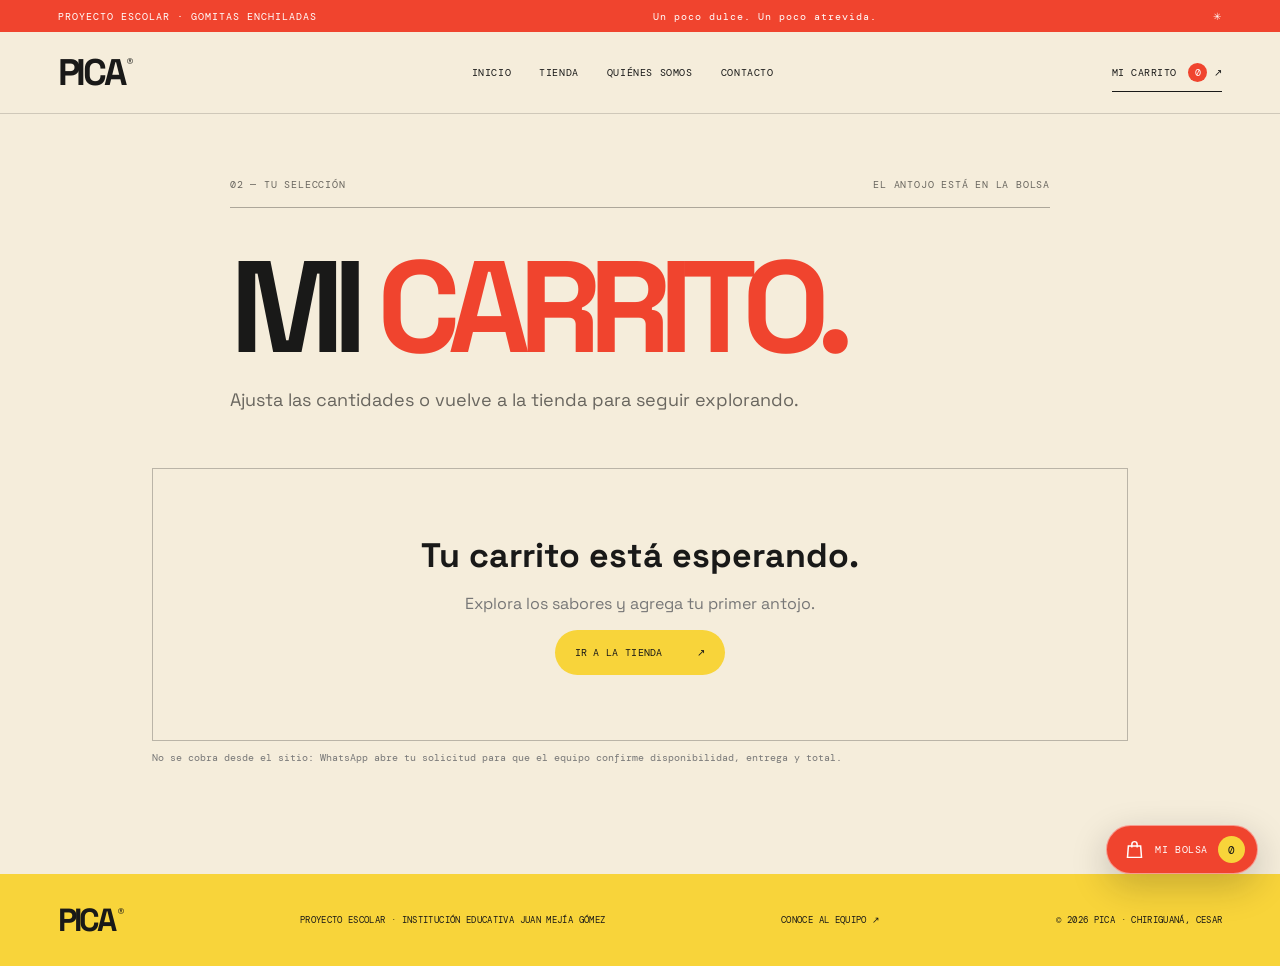
<file: pages/carrito.html>
<!doctype html>
<html lang="es"><head><meta charset="utf-8"><meta name="viewport" content="width=device-width,initial-scale=1"><meta name="theme-color" content="#f5eddb"><meta name="description" content="Revisa tu selección de gomitas PICA. Carrito demostrativo para el proyecto escolar."><meta property="og:title" content="Mi carrito — PICA"><meta property="og:description" content="Tu selección de gomitas enchiladas PICA."><meta property="og:type" content="website"><title>Mi carrito — PICA gomitas enchiladas</title><link rel="preconnect" href="https://fonts.googleapis.com"><link rel="preconnect" href="https://fonts.gstatic.com" crossorigin><link href="https://fonts.googleapis.com/css2?family=DM+Mono:wght@400;500&family=Space+Grotesk:wght@400;500;600;700&display=swap" rel="stylesheet"><link rel="stylesheet" href="../assets/css/site.css"><script src="../assets/js/site.js" defer></script></head>
<body><div class="announcement"><span>PROYECTO ESCOLAR · GOMITAS ENCHILADAS</span><span>Un poco dulce. Un poco atrevida.</span><span>✳</span></div><header class="site-header"><a class="wordmark" href="../index.html">PICA<span>®</span></a><button class="menu-toggle" aria-expanded="false" aria-controls="main-nav" aria-label="Abrir menú"><i></i><i></i></button><nav id="main-nav" class="main-nav" aria-label="Navegación principal"><a href="../index.html">INICIO</a><a href="tienda.html">TIENDA</a><a href="nosotros.html">QUIÉNES SOMOS</a><a href="contacto.html">CONTACTO</a></nav><a class="header-cta" href="carrito.html" aria-current="page">MI CARRITO <span class="cart-count" aria-live="polite">0</span> ↗</a></header>
<main class="page-main cart-page"><div class="page-heading"><div class="section-label"><span>02 — TU SELECCIÓN</span><span>EL ANTOJO ESTÁ EN LA BOLSA</span></div><h1>MI <em>CARRITO.</em></h1><p class="page-lead">Ajusta las cantidades o vuelve a la tienda para seguir explorando.</p></div><div id="cart-content" class="cart-content" aria-live="polite"></div><p class="cart-disclaimer">No se cobra desde el sitio: WhatsApp abre tu solicitud para que el equipo confirme disponibilidad, entrega y total.</p></main><footer><a class="wordmark" href="../index.html">PICA<span>®</span></a><p>PROYECTO ESCOLAR · INSTITUCIÓN EDUCATIVA JUAN MEJÍA GÓMEZ</p><a href="nosotros.html">CONOCE AL EQUIPO ↗</a><span>© 2026 PICA · CHIRIGUANÁ, CESAR</span></footer></body></html>
</file>
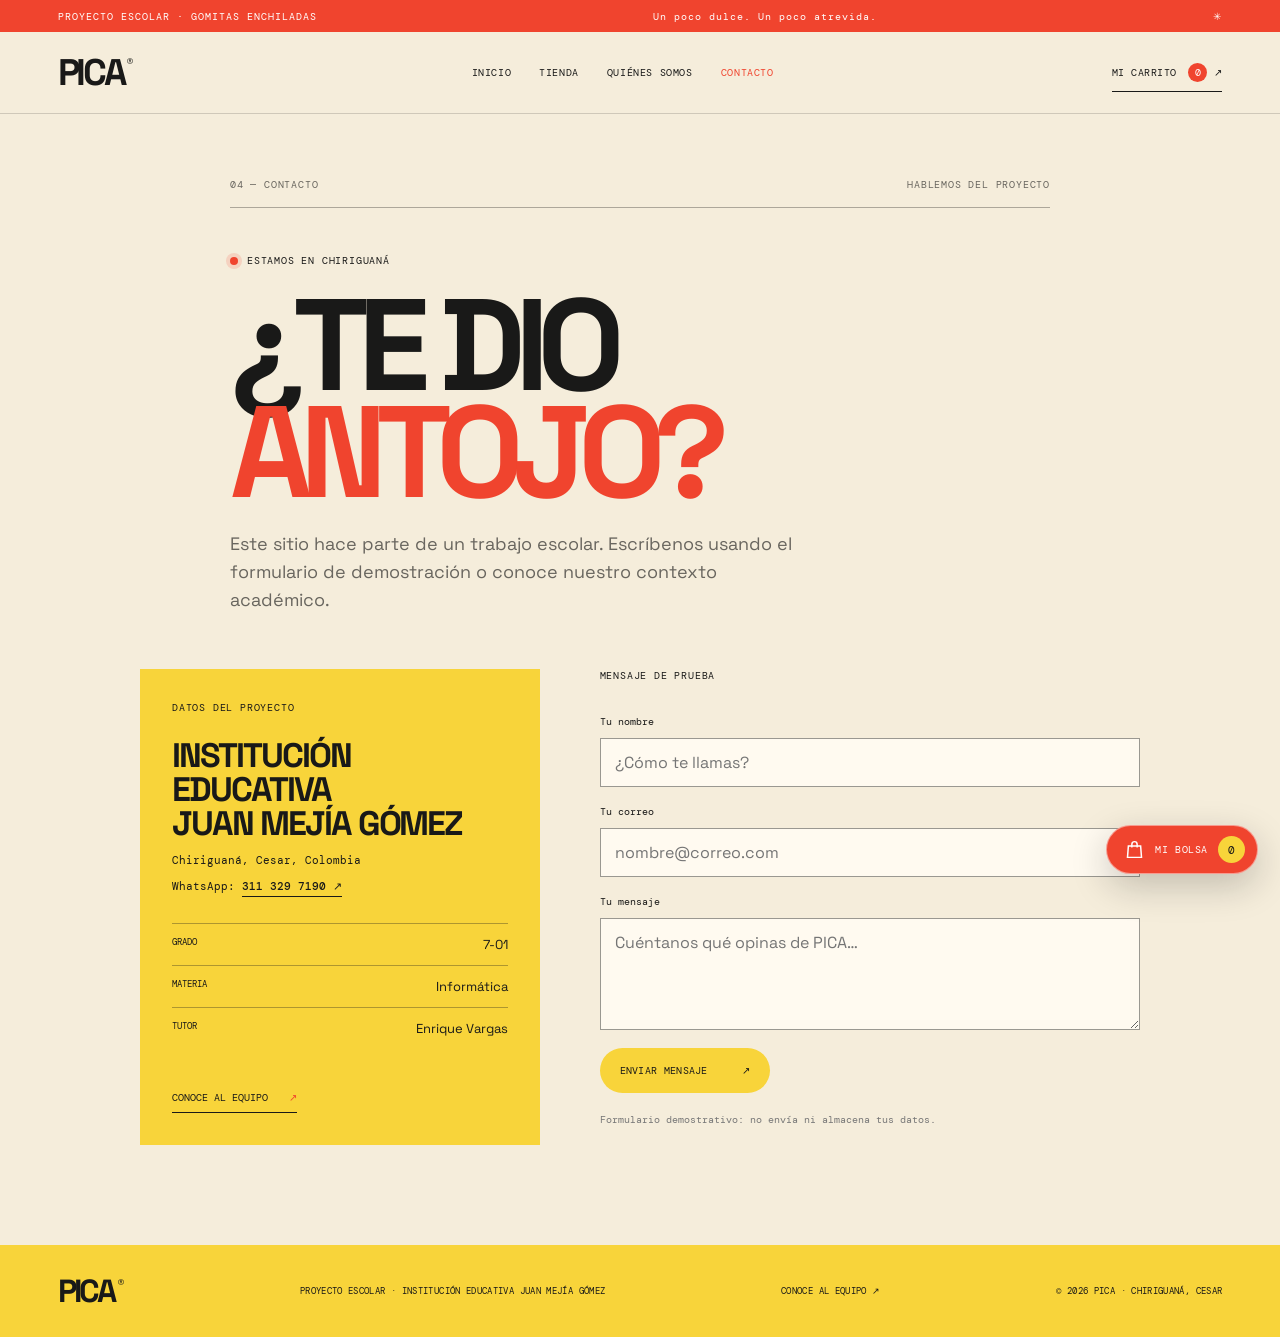
<file: pages/contacto.html>
<!doctype html>
<html lang="es"><head><meta charset="utf-8"><meta name="viewport" content="width=device-width,initial-scale=1"><meta name="theme-color" content="#f5eddb"><meta name="description" content="Contacta al equipo del proyecto escolar PICA, gomitas enchiladas de grado 7-01 de la Institución Educativa Juan Mejía Gómez, Chiriguaná, Cesar."><meta property="og:title" content="Contacto — PICA"><meta property="og:description" content="Conoce cómo contactar al equipo creador de PICA."><meta property="og:type" content="website"><title>Contacto — PICA gomitas enchiladas</title><link rel="preconnect" href="https://fonts.googleapis.com"><link rel="preconnect" href="https://fonts.gstatic.com" crossorigin><link href="https://fonts.googleapis.com/css2?family=DM+Mono:wght@400;500&family=Space+Grotesk:wght@400;500;600;700&display=swap" rel="stylesheet"><link rel="stylesheet" href="../assets/css/site.css"><script src="../assets/js/site.js" defer></script></head>
<body><div class="announcement"><span>PROYECTO ESCOLAR · GOMITAS ENCHILADAS</span><span>Un poco dulce. Un poco atrevida.</span><span>✳</span></div><header class="site-header"><a class="wordmark" href="../index.html">PICA<span>®</span></a><button class="menu-toggle" aria-expanded="false" aria-controls="main-nav" aria-label="Abrir menú"><i></i><i></i></button><nav id="main-nav" class="main-nav" aria-label="Navegación principal"><a href="../index.html">INICIO</a><a href="tienda.html">TIENDA</a><a href="nosotros.html">QUIÉNES SOMOS</a><a href="contacto.html" aria-current="page">CONTACTO</a></nav><a class="header-cta" href="carrito.html">MI CARRITO <span class="cart-count" aria-live="polite">0</span> ↗</a></header>
<main class="page-main contact-page"><div class="page-heading"><div class="section-label"><span>04 — CONTACTO</span><span>HABLEMOS DEL PROYECTO</span></div><p class="eyebrow"><span class="live-dot"></span> ESTAMOS EN CHIRIGUANÁ</p><h1>¿TE DIO<br><em>ANTOJO?</em></h1><p class="page-lead">Este sitio hace parte de un trabajo escolar. Escríbenos usando el formulario de demostración o conoce nuestro contexto académico.</p></div><div class="contact-grid"><section class="contact-details"><span class="eyebrow">DATOS DEL PROYECTO</span><h2>INSTITUCIÓN EDUCATIVA<br>JUAN MEJÍA GÓMEZ</h2><p>Chiriguaná, Cesar, Colombia</p><p class="contact-whatsapp">WhatsApp: <a href="https://wa.me/573113297190" target="_blank" rel="noopener noreferrer">311 329 7190 ↗</a></p><dl><div><dt>GRADO</dt><dd>7-01</dd></div><div><dt>MATERIA</dt><dd>Informática</dd></div><div><dt>TUTOR</dt><dd>Enrique Vargas</dd></div></dl><a class="text-link" href="nosotros.html">CONOCE AL EQUIPO <span>↗</span></a></section><form id="contact-form" class="contact-form"><span class="eyebrow">MENSAJE DE PRUEBA</span><label for="name">Tu nombre</label><input id="name" name="name" autocomplete="name" required maxlength="70" placeholder="¿Cómo te llamas?"><label for="email">Tu correo</label><input id="email" name="email" type="email" autocomplete="email" required maxlength="120" placeholder="nombre@correo.com"><label for="message">Tu mensaje</label><textarea id="message" name="message" rows="4" required maxlength="800" placeholder="Cuéntanos qué opinas de PICA…"></textarea><button class="pill-button" type="submit">ENVIAR MENSAJE <span>↗</span></button><p class="form-note">Formulario demostrativo: no envía ni almacena tus datos.</p><p class="form-status" id="form-status" aria-live="polite"></p></form></div></main><footer><a class="wordmark" href="../index.html">PICA<span>®</span></a><p>PROYECTO ESCOLAR · INSTITUCIÓN EDUCATIVA JUAN MEJÍA GÓMEZ</p><a href="nosotros.html">CONOCE AL EQUIPO ↗</a><span>© 2026 PICA · CHIRIGUANÁ, CESAR</span></footer></body></html>
</file>
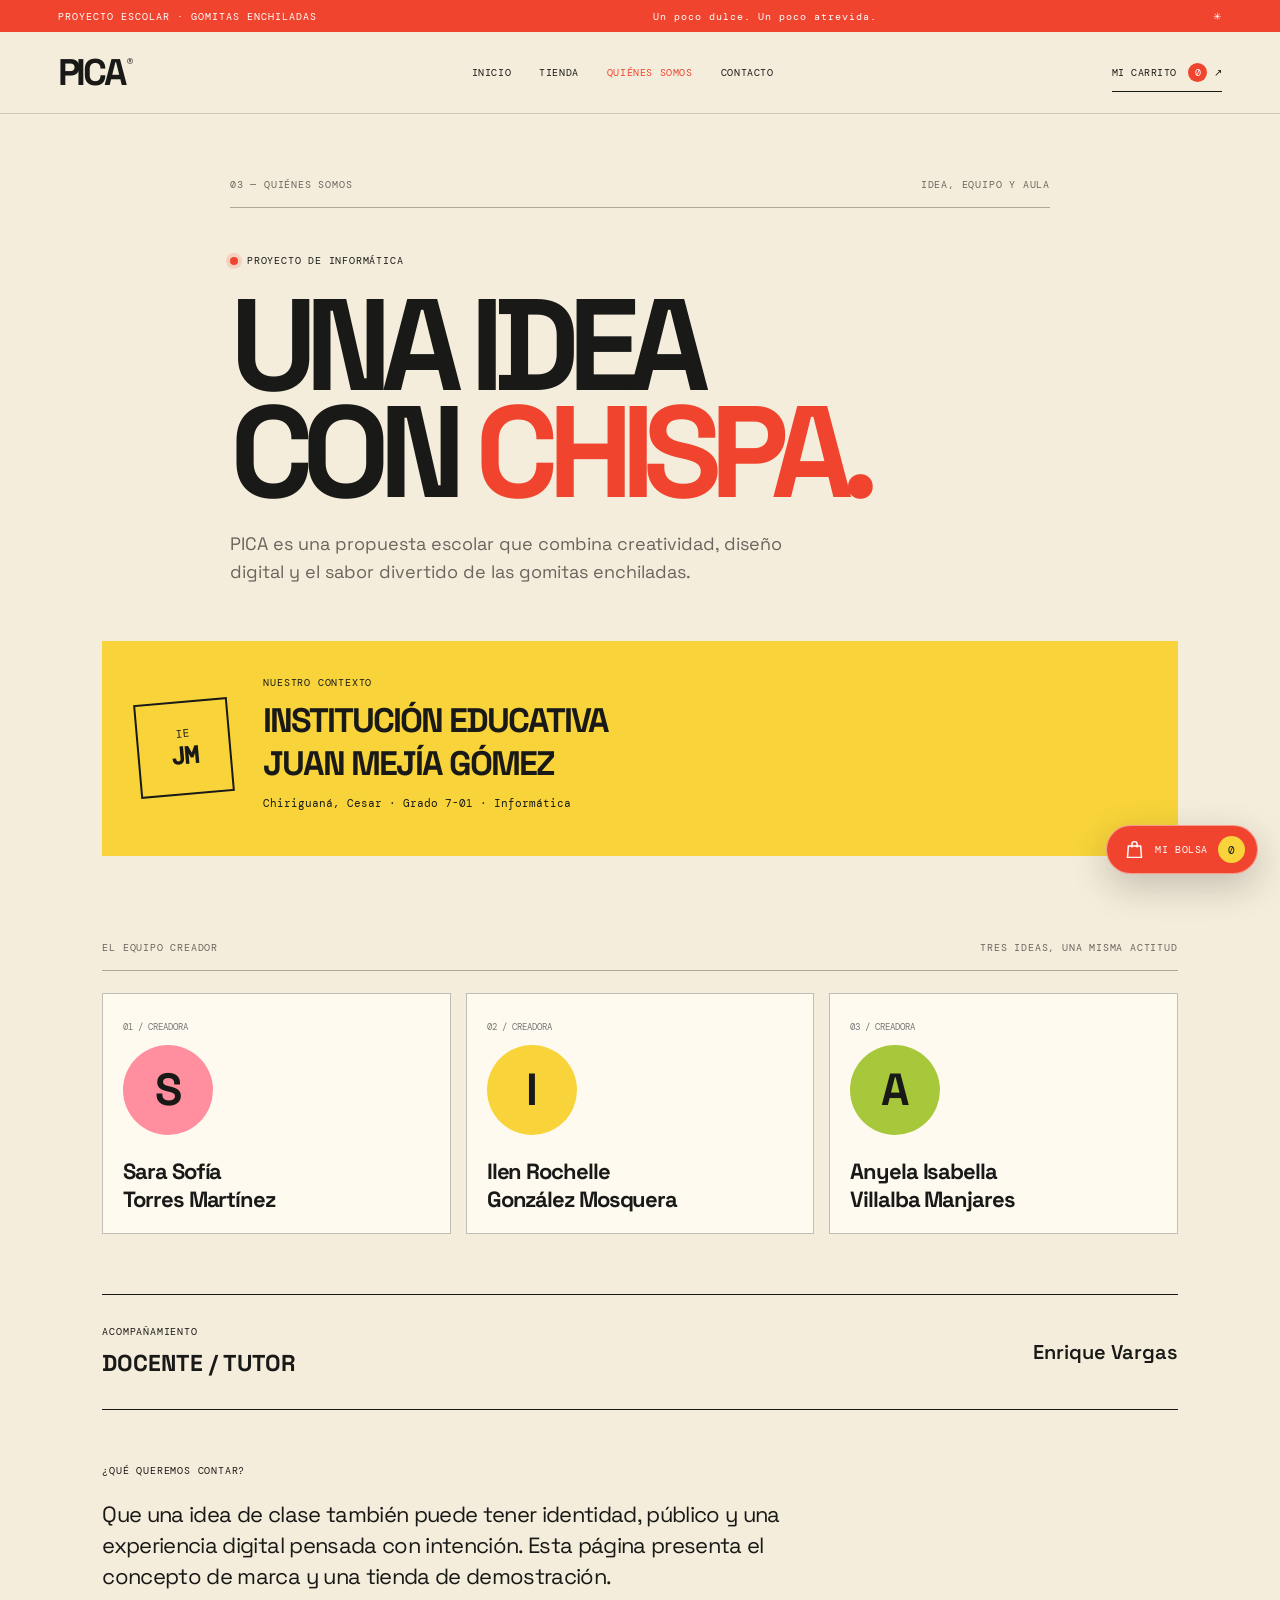
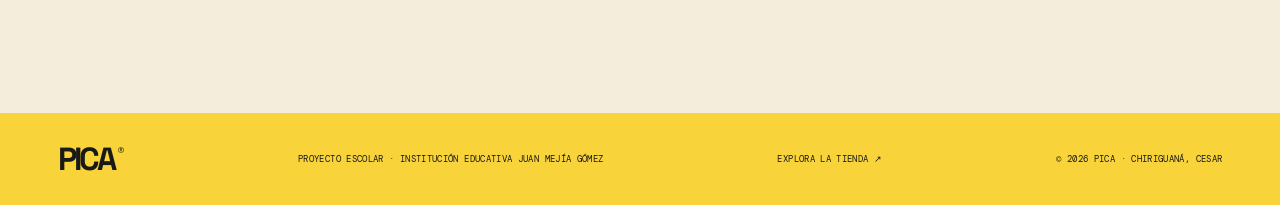
<file: pages/nosotros.html>
<!doctype html>
<html lang="es"><head><meta charset="utf-8"><meta name="viewport" content="width=device-width,initial-scale=1"><meta name="theme-color" content="#f5eddb"><meta name="description" content="Conoce al equipo de grado 7-01 que creó PICA, proyecto escolar de gomitas enchiladas en Chiriguaná, Cesar."><meta property="og:title" content="Quiénes somos — PICA"><meta property="og:description" content="Un proyecto escolar creativo de la Institución Educativa Juan Mejía Gómez."><meta property="og:type" content="website"><title>Quiénes somos — PICA gomitas enchiladas</title><link rel="preconnect" href="https://fonts.googleapis.com"><link rel="preconnect" href="https://fonts.gstatic.com" crossorigin><link href="https://fonts.googleapis.com/css2?family=DM+Mono:wght@400;500&family=Space+Grotesk:wght@400;500;600;700&display=swap" rel="stylesheet"><link rel="stylesheet" href="../assets/css/site.css"><script src="../assets/js/site.js" defer></script></head>
<body><div class="announcement"><span>PROYECTO ESCOLAR · GOMITAS ENCHILADAS</span><span>Un poco dulce. Un poco atrevida.</span><span>✳</span></div><header class="site-header"><a class="wordmark" href="../index.html">PICA<span>®</span></a><button class="menu-toggle" aria-expanded="false" aria-controls="main-nav" aria-label="Abrir menú"><i></i><i></i></button><nav id="main-nav" class="main-nav" aria-label="Navegación principal"><a href="../index.html">INICIO</a><a href="tienda.html">TIENDA</a><a href="nosotros.html" aria-current="page">QUIÉNES SOMOS</a><a href="contacto.html">CONTACTO</a></nav><a class="header-cta" href="carrito.html">MI CARRITO <span class="cart-count" aria-live="polite">0</span> ↗</a></header>
<main class="page-main about-page"><div class="page-heading"><div class="section-label"><span>03 — QUIÉNES SOMOS</span><span>IDEA, EQUIPO Y AULA</span></div><p class="eyebrow"><span class="live-dot"></span> PROYECTO DE INFORMÁTICA</p><h1>UNA IDEA<br>CON <em>CHISPA.</em></h1><p class="page-lead">PICA es una propuesta escolar que combina creatividad, diseño digital y el sabor divertido de las gomitas enchiladas.</p></div><section class="about-school"><div class="school-mark">IE<br><span>JM</span></div><div><span class="eyebrow">NUESTRO CONTEXTO</span><h2>INSTITUCIÓN EDUCATIVA<br>JUAN MEJÍA GÓMEZ</h2><p>Chiriguaná, Cesar · Grado 7-01 · Informática</p></div></section><section class="team-section"><div class="section-label"><span>EL EQUIPO CREADOR</span><span>TRES IDEAS, UNA MISMA ACTITUD</span></div><div class="team-grid"><article class="team-card"><span>01 / CREADORA</span><div class="team-orb orb-one">S</div><h3>Sara Sofía<br>Torres Martínez</h3></article><article class="team-card"><span>02 / CREADORA</span><div class="team-orb orb-two">I</div><h3>Ilen Rochelle<br>González Mosquera</h3></article><article class="team-card"><span>03 / CREADORA</span><div class="team-orb orb-three">A</div><h3>Anyela Isabella<br>Villalba Manjares</h3></article></div></section><section class="tutor-box"><div><span class="eyebrow">ACOMPAÑAMIENTO</span><h2>DOCENTE / TUTOR</h2></div><p>Enrique Vargas</p></section><section class="project-purpose"><span class="eyebrow">¿QUÉ QUEREMOS CONTAR?</span><p>Que una idea de clase también puede tener identidad, público y una experiencia digital pensada con intención. Esta página presenta el concepto de marca y una tienda de demostración.</p></section></main><footer><a class="wordmark" href="../index.html">PICA<span>®</span></a><p>PROYECTO ESCOLAR · INSTITUCIÓN EDUCATIVA JUAN MEJÍA GÓMEZ</p><a href="tienda.html">EXPLORA LA TIENDA ↗</a><span>© 2026 PICA · CHIRIGUANÁ, CESAR</span></footer></body></html>
</file>
<file: assets/css/site.css>
:root{--cream:#f5eddb;--ink:#191918;--red:#f0442e;--yellow:#f8d43a;--pink:#ff8f9e;--green:#a7c83a;--mono:'DM Mono',monospace;--display:'Space Grotesk',sans-serif}*{box-sizing:border-box}html{scroll-behavior:smooth}body{margin:0;background:var(--cream);color:var(--ink);font-family:var(--display);overflow-x:hidden}a{color:inherit;text-decoration:none}button,input,textarea{font:inherit}.announcement{height:32px;background:var(--red);color:white;display:flex;align-items:center;justify-content:space-between;padding:0 4.5%;font:10px var(--mono);letter-spacing:.1em}.site-header{height:82px;padding:0 4.5%;display:flex;align-items:center;justify-content:space-between;border-bottom:1px solid #1919182c}.wordmark{font-size:37px;font-weight:700;letter-spacing:-.09em;line-height:1}.wordmark span{font:10px var(--mono);letter-spacing:0;vertical-align:top;margin-left:4px}.main-nav{display:flex;gap:28px;font:10px var(--mono);letter-spacing:.06em}.main-nav a,.header-cta,footer>a,footer>span{transition:color .2s}.main-nav a:hover,.main-nav a[aria-current=page],footer>a:hover{color:var(--red)}.header-cta{font:10px var(--mono);border-bottom:1px solid;padding:9px 0;letter-spacing:.05em}.cart-count{display:inline-grid;place-items:center;border-radius:50%;background:var(--red);color:white;width:19px;height:19px;margin-left:5px}.menu-toggle{display:none}.hero{position:relative;min-height:660px;padding:72px 8% 58px;display:grid;grid-template-columns:1fr 1fr;align-items:center;overflow:hidden}.eyebrow,.section-label,.hero-index,.flavor-number,.art-caption,.ritual-bottom,footer>span{font:10px var(--mono);letter-spacing:.08em}.eyebrow{display:flex;align-items:center;gap:9px}.live-dot{width:8px;height:8px;border-radius:50%;background:var(--red);box-shadow:0 0 0 4px #f0442e28}.hero h1{font-size:clamp(84px,13vw,180px);line-height:.78;letter-spacing:-.105em;margin:38px 0 35px;font-weight:700;position:relative;z-index:2}.hero h1 em,.intro h2 em,.home-cta h2 em,.page-heading h1 em{font-style:normal;color:var(--red)}.hero-bottom{width:350px;display:flex;align-items:end;justify-content:space-between}.hero-bottom p{font-size:17px;line-height:1.35;margin:0}.round-link{height:48px;width:48px;border:1px solid;border-radius:50%;display:grid;place-items:center;font-size:20px;transition:.25s}.round-link:hover{background:var(--red);color:white;border-color:var(--red);transform:rotate(45deg)}.hero-art{height:470px;position:relative;display:grid;place-items:center}.sunburst{position:absolute;width:min(36vw,400px);aspect-ratio:1;border-radius:50%;background:var(--yellow)}.orbit{position:absolute;border:1px solid #19191848;border-radius:50%;transform:rotate(-27deg)}.orbit-a{width:490px;height:185px}.orbit-b{width:430px;height:270px;transform:rotate(57deg)}.candy{position:absolute;width:130px;height:97px;border-radius:37% 56% 42% 52%;background:var(--red);box-shadow:inset -13px -14px #bf261c55,inset 8px 9px #ff806e;transform:rotate(-26deg);z-index:2}.candy:before,.candy:after{content:"";position:absolute;top:27px;width:42px;height:41px;background:inherit;z-index:-1}.candy:before{left:-32px;clip-path:polygon(0 50%,100% 0,100% 100%)}.candy:after{right:-32px;clip-path:polygon(0 0,100% 50%,0 100%)}.candy span{position:absolute;inset:10px 21px;border:1px solid #fff7;border-radius:40%;transform:rotate(10deg)}.candy-one{top:86px;left:22%;transform:rotate(18deg);background:#f04a37}.candy-two{right:11%;top:172px;background:#cf2544;transform:rotate(68deg) scale(.82)}.candy-three{bottom:95px;left:26%;background:#ee7841;transform:rotate(-37deg) scale(.75)}.candy-four{bottom:90px;right:19%;background:#e63236;transform:rotate(8deg) scale(1.1)}.pepper{position:absolute;width:18px;height:112px;background:var(--green);border-radius:80% 18% 68% 30%;z-index:3}.pepper:before{content:"";position:absolute;width:17px;height:31px;border-left:4px solid #66831e;border-radius:50%;top:-19px;left:3px;transform:rotate(15deg)}.pepper-one{top:55px;right:30%;transform:rotate(30deg)}.pepper-two{bottom:40px;left:14%;transform:rotate(220deg) scale(.75)}.art-stamp{position:absolute;z-index:4;top:15px;left:7%;font:10px/1.4 var(--mono);transform:rotate(-12deg);border:1px solid;border-radius:50%;padding:15px 12px;text-align:center}.art-caption{position:absolute;right:0;bottom:46px;transform:rotate(-8deg);z-index:4}.art-caption b{color:var(--red);font-size:20px}.hero-index{position:absolute;bottom:18px;left:4.5%;right:4.5%;display:flex;justify-content:space-between;color:#777}.ticker{overflow:hidden;background:var(--red);color:white;white-space:nowrap;transform:rotate(-1deg) scale(1.02);padding:15px 0}.ticker-track{display:flex;justify-content:space-around;gap:30px;align-items:center;font-size:17px;font-weight:700;animation:marquee 22s linear infinite}@keyframes marquee{to{transform:translateX(-25%)}}.section-pad{padding:110px 8%}.section-label{display:flex;justify-content:space-between;padding-bottom:16px;border-bottom:1px solid #19191854;color:#69665f}.intro-grid{display:grid;grid-template-columns:1fr 1fr;align-items:end;padding:45px 0 65px}.intro h2,.mix-copy h2{font-size:clamp(60px,8vw,108px);line-height:.88;letter-spacing:-.085em;margin:0}.intro-text{max-width:410px;padding:0 0 5px 25px}.intro-text p{font-size:21px;line-height:1.35;margin:0 0 22px}.intro-text .small-note{font-size:13px;line-height:1.55;color:#706e68;max-width:340px}.text-link{font:10px var(--mono);border-bottom:1px solid;padding:0 0 8px;display:inline-block;margin-top:12px}.text-link span{margin-left:15px;color:var(--red)}.flavor-row{display:grid;grid-template-columns:repeat(3,1fr);border-top:1px solid var(--ink);border-bottom:1px solid var(--ink)}.flavor-card{min-height:280px;padding:20px 24px 25px;position:relative;overflow:hidden;border-right:1px solid var(--ink)}.flavor-card:last-child{border:0}.flavor-citrus{background:#f6d943}.flavor-tang{background:#fd927f}.flavor-heat{background:#a9c83e}.flavor-number{position:relative;z-index:2}.flavor-card h3{position:absolute;left:24px;bottom:49px;font-size:27px;line-height:.95;letter-spacing:-.06em;margin:0;z-index:2}.flavor-card p{position:absolute;left:24px;bottom:17px;font:10px var(--mono);z-index:2}.fruit{position:absolute;right:15%;top:18%;width:115px;height:115px;border-radius:50%;transition:transform .5s}.flavor-card:hover .fruit{transform:rotate(25deg) scale(1.12)}.fruit-lemon{background:#ffed8a;box-shadow:inset -11px -10px #edb52d;border-radius:70% 25% 70% 28%;transform:rotate(-40deg)}.fruit-lemon:after{content:"";position:absolute;inset:13px;border:1px solid #e8b334;border-radius:inherit}.fruit-berry{background:#f24437;border-radius:45% 45% 55% 55%;box-shadow:inset -14px -12px #c92732}.fruit-berry:before{content:"";position:absolute;inset:18px;background:radial-gradient(#ffd266 2px,transparent 3px);background-size:18px 18px}.fruit-chile{width:45px;height:135px;right:23%;background:#df302e;border-radius:80% 20% 75% 35%;transform:rotate(35deg);box-shadow:inset -8px -8px #b31e25}.fruit-chile:after{content:"";position:absolute;width:30px;height:35px;border-left:6px solid #536e23;border-radius:50%;top:-23px}.home-cta{background:var(--ink);color:var(--cream);padding:70px 8%;display:flex;align-items:center;justify-content:space-between}.home-cta h2{font-size:clamp(50px,8vw,100px);line-height:.88;letter-spacing:-.08em;margin:20px 0 0}.pill-button{background:var(--yellow);color:var(--ink);padding:16px 20px;border:0;border-radius:40px;display:inline-block;font:10px var(--mono);letter-spacing:.03em;cursor:pointer;transition:.2s}.pill-button span{margin-left:28px}.pill-button:hover{background:var(--red);color:white;transform:translateY(-2px)}footer{background:var(--yellow);padding:30px 4.5%;display:flex;align-items:center;justify-content:space-between;gap:16px}footer .wordmark{font-size:32px}footer p,footer>span,footer>a:not(.wordmark){font:9px var(--mono);letter-spacing:.04em}.page-main{padding:64px 8% 100px;min-height:65vh}.page-heading{max-width:820px;margin:0 auto 55px}.page-heading .section-label{margin-bottom:46px}.page-heading h1{font-size:clamp(68px,11vw,130px);line-height:.82;letter-spacing:-.09em;margin:25px 0}.page-lead{font-size:18px;line-height:1.55;color:#69665f;max-width:590px}.product-grid{display:grid;grid-template-columns:repeat(3,1fr);gap:16px}.product-card{background:#fffaf0;border:1px solid #19191832;display:flex;flex-direction:column;min-height:390px}.product-visual{height:190px;position:relative;display:grid;place-items:center;overflow:hidden}.product-visual:before{content:"";position:absolute;width:170px;height:170px;border-radius:50%;background:var(--product-accent,#f8d43a)}.pack{position:relative;width:102px;height:128px;background:var(--product-pack,#ee3f2c);border:2px solid var(--ink);border-radius:12px 12px 18px 18px;box-shadow:7px 8px 0 #191918}.pack:before,.pack:after{content:"";position:absolute;left:0;right:0;height:9px;background:var(--cream);border-block:1px solid var(--ink)}.pack:before{top:8px}.pack:after{bottom:8px}.pack-label{position:absolute;left:9px;right:9px;top:42px;text-align:center;color:#fff;font-weight:700;font-size:17px;line-height:.9;letter-spacing:-.08em}.product-tag{position:absolute;top:14px;left:14px;font:9px var(--mono);background:var(--ink);color:white;padding:7px 9px}.product-info{padding:18px 20px;display:flex;flex-direction:column;flex:1}.product-info h2{font-size:24px;line-height:1;margin:0 0 9px;letter-spacing:-.05em}.product-info p{font-size:12px;color:#706e68;line-height:1.4;margin:0 0 13px}.product-meta{display:flex;justify-content:space-between;font:10px var(--mono);margin-top:auto;padding-bottom:12px}.product-price{font-size:21px;font-weight:700}.add-button{width:100%;border:1px solid var(--ink);background:transparent;padding:12px;font:10px var(--mono);cursor:pointer;transition:.2s}.add-button:hover{background:var(--ink);color:var(--cream)}.demo-note{margin-top:32px;background:var(--yellow);padding:18px 22px;display:flex;align-items:center;gap:14px}.demo-note>span{font-size:24px}.demo-note p{font-size:12px;flex:1}.demo-note a{font:10px var(--mono);border-bottom:1px solid;padding-bottom:5px}.cart-page{max-width:1180px;margin:auto}.cart-content{display:grid;grid-template-columns:1fr 320px;gap:35px;align-items:start}.cart-items{border-top:1px solid}.cart-row{display:grid;grid-template-columns:1fr auto auto auto;gap:18px;align-items:center;padding:19px 0;border-bottom:1px solid #19191844}.cart-row h3{font-size:19px;margin:0 0 5px}.cart-row p{font:10px var(--mono);color:#777;margin:0}.quantity-controls{display:flex;align-items:center;gap:10px}.quantity-controls button,.remove-button{border:1px solid;background:transparent;width:30px;height:30px;cursor:pointer}.quantity-controls button:hover,.remove-button:hover{background:var(--yellow)}.cart-line-price{font-weight:700;min-width:80px;text-align:right}.cart-row .remove-button{grid-column:4;grid-row:1}.cart-summary{background:var(--yellow);padding:24px}.cart-summary h2{font-size:24px;margin:0 0 25px}.summary-row{display:flex;justify-content:space-between;font:12px var(--mono);border-top:1px solid #19191855;padding:14px 0}.summary-total{font-size:18px;font-weight:700}.cart-summary .pill-button{width:100%;text-align:center;margin-top:18px}.empty-cart{grid-column:1/-1;padding:65px 25px;text-align:center;border:1px solid #19191844}.empty-cart h2{font-size:34px;margin:0 0 8px}.empty-cart p{color:#777}.cart-disclaimer,.form-note{font:10px var(--mono);color:#777}.about-school{margin:50px 0 85px;padding:35px;background:var(--yellow);display:flex;align-items:center;gap:32px}.school-mark{height:94px;width:94px;border:2px solid;display:grid;place-content:center;text-align:center;font:11px var(--mono);transform:rotate(-5deg)}.school-mark span{font-size:24px;font-weight:700}.about-school h2{font-size:clamp(21px,3vw,34px);letter-spacing:-.06em;margin:10px 0}.about-school p{font:11px var(--mono)}.team-section{margin:0 0 60px}.team-section>.section-label{margin-bottom:22px}.team-grid{display:grid;grid-template-columns:repeat(3,1fr);gap:15px}.team-card{padding:20px;background:#fffaf0;border:1px solid #19191844;min-height:240px}.team-card>span{font:9px var(--mono);color:#777}.team-card h3{font-size:22px;letter-spacing:-.05em;margin:22px 0 0}.team-orb{width:90px;height:90px;border-radius:50%;display:grid;place-items:center;font-size:45px;font-weight:700;margin-top:10px}.orb-one{background:var(--pink)}.orb-two{background:var(--yellow)}.orb-three{background:var(--green)}.tutor-box{display:flex;justify-content:space-between;align-items:center;border-block:1px solid;padding:24px 0}.tutor-box h2{font-size:23px;margin:10px 0 0}.tutor-box p{font-size:20px;font-weight:600}.project-purpose{margin-top:54px;max-width:700px}.project-purpose>p{font-size:22px;line-height:1.4;letter-spacing:-.03em}.contact-grid{display:grid;grid-template-columns:.85fr 1.15fr;gap:60px;max-width:1000px;margin:auto}.contact-details{background:var(--yellow);padding:32px;height:max-content}.contact-details h2{font-size:clamp(22px,3vw,34px);line-height:1;letter-spacing:-.06em;margin:25px 0 12px}.contact-details>p{font:11px var(--mono)}.contact-details dl{margin:30px 0}.contact-details dl>div{display:flex;justify-content:space-between;border-top:1px solid #19191855;padding:12px 0}.contact-details dt{font:9px var(--mono)}.contact-details dd{margin:0;font-size:13px}.contact-form{display:flex;flex-direction:column;gap:10px}.contact-form>.eyebrow{margin-bottom:15px}.contact-form label{font:10px var(--mono);margin-top:8px}.contact-form input,.contact-form textarea{border:1px solid #19191870;background:#fffaf0;padding:13px 14px;width:100%;border-radius:0;color:var(--ink)}.contact-form textarea{resize:vertical}.contact-form .pill-button{align-self:flex-start;margin-top:8px}.form-status{font-size:13px;font-weight:600;color:#516b1e}.form-status:empty{display:none}
@keyframes marquee{to{transform:translateX(-25%)}}@media(max-width:850px){.main-nav{gap:16px}.header-cta{font-size:9px}.product-grid{grid-template-columns:repeat(2,1fr)}footer{flex-wrap:wrap}footer p{order:4;width:100%}}@media(max-width:680px){.announcement{padding:0 5%;font-size:8px}.announcement>span:nth-child(2){display:none}.site-header{height:68px;padding:0 5%}.wordmark{font-size:32px}.menu-toggle{display:flex;flex-direction:column;gap:5px;border:0;background:none;padding:12px;z-index:6}.menu-toggle i{display:block;width:22px;height:1px;background:var(--ink)}.main-nav{display:none;position:absolute;top:100px;left:0;right:0;background:var(--cream);padding:25px 6%;z-index:5;flex-direction:column;gap:22px;border-bottom:1px solid}.main-nav.open{display:flex}.hero{padding:60px 7% 65px;min-height:auto;grid-template-columns:1fr}.hero h1{font-size:clamp(92px,22vw,145px);margin:36px 0 22px}.hero-art{height:340px;margin-top:15px}.sunburst{width:min(74vw,310px)}.orbit-a{width:105vw;height:145px}.orbit-b{width:95vw;height:225px}.hero-index{font-size:8px}.section-pad{padding:76px 7%}.section-label{font-size:8px}.intro-grid{grid-template-columns:1fr;padding:38px 0 45px;gap:28px}.intro h2{font-size:82px}.intro-text{padding:0}.intro-text p{font-size:18px}.flavor-row{grid-template-columns:1fr}.flavor-card{min-height:230px;border-right:0;border-bottom:1px solid}.flavor-card:last-child{border-bottom:0}.home-cta{padding:52px 7%;display:block}.home-cta .pill-button{margin-top:26px}.page-main{padding:42px 6% 70px}.page-heading{margin-bottom:35px}.page-heading .section-label{margin-bottom:35px}.page-heading h1{font-size:clamp(65px,15vw,105px)}.page-lead{font-size:15px}.product-grid{grid-template-columns:1fr}.product-card{min-height:350px}.product-visual{height:170px}.demo-note{align-items:flex-start;flex-wrap:wrap}.demo-note p{width:calc(100% - 50px);flex:none}.demo-note a{margin-left:38px}.cart-content{grid-template-columns:1fr}.cart-row{grid-template-columns:1fr auto;gap:10px}.cart-line-price{grid-column:1;grid-row:2;text-align:left}.quantity-controls{grid-column:2;grid-row:1/3}.remove-button{grid-column:2;grid-row:3;justify-self:end}.about-school{padding:23px;gap:18px;margin:35px 0 60px}.school-mark{width:65px;height:65px;flex:none}.team-grid{grid-template-columns:1fr}.team-card{min-height:210px}.team-orb{width:74px;height:74px;font-size:36px}.tutor-box{align-items:flex-start;gap:20px;flex-direction:column}.tutor-box p{margin:0}.project-purpose>p{font-size:18px}.contact-grid{grid-template-columns:1fr;gap:32px}.contact-details{padding:25px}footer{padding:25px 6%;gap:15px}footer p{font-size:8px}footer>span{font-size:8px}.ticker-track{font-size:14px;gap:20px}}@media(prefers-reduced-motion:reduce){*,*::before,*::after{scroll-behavior:auto!important;animation-duration:.01ms!important;animation-iteration-count:1!important;transition-duration:.01ms!important}}

/* Art direction: photographic candy, editorial type, and a persistent cart drawer. */
.site-header{position:sticky;top:0;z-index:20;background:rgba(245,237,219,.93);backdrop-filter:blur(16px);-webkit-backdrop-filter:blur(16px)}
.hero{background:linear-gradient(112deg,#f5eddb 0%,#f5eddb 54%,#eddfc4 100%);min-height:710px}
.hero-photo{border-radius:44% 44% 47% 43%;overflow:visible;isolation:isolate}
.hero-photo:before{content:"";position:absolute;inset:6% -2% 5% 7%;background:var(--red);border-radius:44% 48% 39% 47%;transform:rotate(8deg);z-index:-1}
.hero-photo img{width:84%;height:84%;object-fit:cover;border-radius:47% 53% 46% 52%;transform:rotate(-5deg);box-shadow:22px 25px 0 rgba(25,25,24,.12);transition:transform .8s cubic-bezier(.2,.8,.2,1),filter .8s}
.hero-photo:hover img{transform:rotate(0) scale(1.035);filter:saturate(1.08)}
.photo-sticker{position:absolute;z-index:2;top:4%;right:3%;width:106px;height:106px;border-radius:50%;background:var(--yellow);display:grid;place-content:center;text-align:center;font:11px/1.3 var(--mono);transform:rotate(12deg);box-shadow:0 9px 0 #19191819}
.photo-caption{position:absolute;z-index:2;left:4%;bottom:9%;font:10px/1.35 var(--mono);letter-spacing:.12em;background:var(--cream);padding:13px 16px;transform:rotate(-5deg)}
.hero-index{z-index:3}
.product-showcase{background:#191918;color:var(--cream);overflow:hidden}
.product-showcase .section-label{color:#bcb7ad;border-color:#ffffff3a}
.showcase-heading{display:flex;justify-content:space-between;align-items:end;padding:42px 0 34px}
.showcase-heading h2{font-size:clamp(54px,7.5vw,92px);letter-spacing:-.085em;line-height:.88;margin:18px 0 0}
.showcase-heading h2 em{font-style:normal;color:var(--pink)}
.showcase-heading .eyebrow{color:#bcb7ad}
.carousel-controls{display:flex;gap:9px;padding-bottom:7px}
.carousel-arrow{width:52px;height:52px;border:1px solid #f5eddb88;background:transparent;color:var(--cream);border-radius:50%;font-size:23px;cursor:pointer;transition:background .25s,color .25s,transform .25s}
.carousel-arrow:hover{background:var(--yellow);color:var(--ink);border-color:var(--yellow);transform:rotate(-12deg)}
.product-carousel{display:flex;gap:18px;overflow-x:auto;scroll-snap-type:x mandatory;scrollbar-width:none;padding:8px 2px 25px;overscroll-behavior-x:contain}
.product-carousel::-webkit-scrollbar{display:none}
.carousel-card{flex:0 0 clamp(260px,29vw,360px);background:#252522;color:var(--cream);scroll-snap-align:start;border:1px solid #ffffff22;transition:transform .35s,border-color .35s}
.carousel-card:hover{transform:translateY(-7px);border-color:#f8d43a99}
.carousel-image{height:260px;display:block;position:relative;overflow:hidden;background:#3d3730}
.carousel-image:after{content:"";position:absolute;inset:35% 0 0;background:linear-gradient(transparent,rgba(0,0,0,.52))}
.carousel-image img{width:100%;height:100%;object-fit:cover;transition:transform .7s cubic-bezier(.2,.8,.2,1),filter .5s}
.carousel-card:hover .carousel-image img{transform:scale(1.06);filter:saturate(1.12)}
.carousel-chip,.carousel-number{position:absolute;z-index:2;top:14px;font:9px var(--mono);letter-spacing:.05em}
.carousel-chip{left:14px;background:var(--yellow);color:var(--ink);padding:8px 10px}
.carousel-number{right:14px;color:white;text-shadow:0 1px 6px #111}
.carousel-card-info{padding:19px;display:flex;justify-content:space-between;align-items:end;gap:12px}
.product-heat{font:9px var(--mono);color:#c5c0b6;letter-spacing:.06em;text-transform:uppercase}
.carousel-card-info h3{font-size:25px;letter-spacing:-.06em;margin:7px 0 5px}
.carousel-card-info p{color:#beb9b0;font-size:11px;line-height:1.45;margin:0;max-width:190px}
.carousel-buy{display:grid;justify-items:end;gap:12px;flex:none}
.carousel-buy strong{font-size:16px}
.quick-add{width:40px;height:40px;border-radius:50%;border:0;background:var(--red);color:white;font-size:24px;cursor:pointer;transition:transform .25s,background .25s}
.quick-add:hover{transform:rotate(90deg);background:var(--yellow);color:var(--ink)}
.carousel-foot{display:flex;align-items:center;justify-content:space-between;border-top:1px solid #ffffff3a;padding-top:19px;color:#c5c0b6;font:9px var(--mono);letter-spacing:.06em}
.carousel-foot>span{display:flex;align-items:center;gap:9px}
.product-showcase .text-link{color:var(--cream)}
.explainer-section{background:var(--pink);padding:100px 8%;display:grid;grid-template-columns:.85fr 1.15fr;align-items:center;gap:6%}
.explainer-copy .eyebrow{font:10px var(--mono);letter-spacing:.09em}
.explainer-copy h2{font-size:clamp(48px,6.5vw,82px);line-height:.89;letter-spacing:-.085em;margin:27px 0}
.explainer-copy h2 em{font-style:normal;color:var(--red)}
.explainer-copy>p{font-size:16px;line-height:1.6;max-width:410px}
.video-source{display:inline-block;margin-top:17px;border-bottom:1px solid;padding-bottom:9px;font:10px var(--mono);letter-spacing:.04em}
.video-source span{margin-left:22px}
.video-frame{position:relative;aspect-ratio:16/9;background:#191918;box-shadow:14px 14px 0 var(--red);transform:rotate(1.1deg)}
.video-frame iframe{position:absolute;inset:0;z-index:1;width:100%;height:100%;border:0}
.video-poster{position:absolute;inset:0;width:100%;height:100%;object-fit:cover}
.video-label{position:absolute;left:-14px;top:18px;background:var(--yellow);padding:9px 12px;font:9px var(--mono);transform:rotate(-5deg);z-index:2}
.video-fallback{position:absolute;right:10px;bottom:10px;z-index:3;background:#191918d9;color:white;padding:9px 11px;font:8px var(--mono);letter-spacing:.04em}
.video-fallback:hover{background:var(--yellow);color:var(--ink)}
.video-file-mode{background:#191918}
.video-file-mode .video-poster{object-fit:cover;filter:brightness(.7)}
.video-file-notice{position:absolute;z-index:2;left:8%;right:8%;top:50%;transform:translateY(-50%);margin:0;color:#fff;text-align:center;font:12px/1.6 var(--mono);text-shadow:0 1px 8px #000}
.product-visual{background:#eee3ce}
.product-photo{position:absolute;inset:0;width:100%;height:100%;object-fit:cover;transition:transform .6s,filter .5s}
.product-card:hover .product-photo{transform:scale(1.05);filter:saturate(1.15)}
.product-visual:after{content:"";position:absolute;inset:45% 0 0;background:linear-gradient(transparent,#19191838);pointer-events:none}
.product-visual .pack{z-index:1;opacity:.9;transform:rotate(-7deg);transition:transform .35s}
.product-card:hover .pack{transform:rotate(0) scale(1.04)}
.product-tag{z-index:2}
.floating-cart-trigger{position:fixed;right:22px;bottom:26px;z-index:41;border:1px solid #fff7;background:var(--red);color:white;box-shadow:0 12px 36px #19191838;border-radius:40px;padding:10px 12px 10px 17px;display:flex;align-items:center;gap:10px;cursor:pointer;transition:transform .25s,box-shadow .25s}
.floating-cart-trigger:hover{transform:translateY(-4px);box-shadow:0 17px 42px #1919184a}
.bag-icon{width:21px;height:21px;flex:none}
.floating-label{font:10px var(--mono);letter-spacing:.06em}
.floating-count{min-width:27px;height:27px;padding:0 7px;border-radius:30px;background:var(--yellow);color:var(--ink);display:grid;place-items:center;font:11px var(--mono)}
.cart-scrim{position:fixed;inset:0;background:#12121185;z-index:48;opacity:0;visibility:hidden;transition:opacity .3s,visibility .3s;backdrop-filter:blur(3px)}
.floating-cart-drawer{position:fixed;right:0;top:0;bottom:0;z-index:50;width:min(430px,100vw);background:var(--cream);padding:30px;display:flex;flex-direction:column;transform:translateX(105%);visibility:hidden;transition:transform .42s cubic-bezier(.22,.8,.24,1),visibility .42s;box-shadow:-20px 0 60px #1112}
.floating-cart-host.is-open .cart-scrim{opacity:1;visibility:visible}
.floating-cart-host.is-open .floating-cart-drawer{transform:translateX(0);visibility:visible}
.drawer-head{display:flex;justify-content:space-between;align-items:center;border-bottom:1px solid #1919184a;padding-bottom:21px}
.drawer-head h2{font-size:31px;letter-spacing:-.06em;margin:7px 0 0}
.drawer-count{font:13px var(--mono);letter-spacing:0}
.drawer-close{border:1px solid;border-radius:50%;background:transparent;width:42px;height:42px;font-size:25px;cursor:pointer}
.drawer-items{flex:1;overflow:auto;padding:5px 0}
.drawer-item{display:grid;grid-template-columns:68px 1fr auto;gap:13px;align-items:start;padding:17px 0;border-bottom:1px solid #19191833}
.drawer-item>img{width:68px;height:78px;object-fit:cover}
.drawer-item-copy h3{font-size:17px;margin:1px 0 4px}
.drawer-item-copy>span{font:9px var(--mono);color:#777}
.drawer-quantity{display:flex;gap:11px;align-items:center;margin-top:11px;font:11px var(--mono)}
.drawer-quantity button{width:25px;height:25px;background:transparent;border:1px solid;cursor:pointer}
.drawer-remove{border:0;background:transparent;font-size:22px;cursor:pointer;color:#777}
.drawer-bottom{border-top:1px solid #19191855;padding-top:17px}
.drawer-total{display:flex;align-items:center;justify-content:space-between;font:11px var(--mono);margin-bottom:17px}
.drawer-total strong{font:700 20px var(--display)}
.drawer-cart-link{display:flex;justify-content:space-between}
.drawer-bottom>p{font:9px var(--mono);color:#777;text-align:center;margin:12px 0 0}
.drawer-empty{text-align:center;margin:auto 0}
.drawer-empty>span{font-size:40px;color:var(--red)}
.drawer-empty h3{font-size:24px;margin:12px 0 6px}
.drawer-empty p{font-size:13px;color:#777}
.drawer-empty a{font:10px var(--mono);border-bottom:1px solid;padding-bottom:7px}
.whatsapp-checkout,.drawer-whatsapp{display:flex;align-items:center;justify-content:space-between;background:#16785a;color:#fff;text-align:left}
.whatsapp-checkout:hover,.drawer-whatsapp:hover{background:#105c44;color:#fff}
.drawer-whatsapp{margin-top:9px}
.drawer-whatsapp.is-disabled{opacity:.45;pointer-events:none}
.contact-whatsapp{font:11px var(--mono);margin:12px 0}
.contact-whatsapp a{font-weight:500;border-bottom:1px solid;padding-bottom:3px}
body.cart-open{overflow:hidden}
.reveal{opacity:0;transform:translateY(22px);transition:opacity .65s ease,transform .65s ease}
.reveal.is-visible{opacity:1;transform:translateY(0)}
footer .media-credit{flex-basis:100%;font:9px var(--mono);opacity:.72}
@media(max-width:850px){.explainer-section{grid-template-columns:1fr;gap:42px}.hero-photo{height:410px}.carousel-card{flex-basis:320px}}
@media(max-width:680px){.hero-photo{height:320px}.photo-sticker{width:82px;height:82px;font-size:9px;right:2%}.photo-caption{font-size:8px}.showcase-heading{padding:33px 0 23px;align-items:end}.showcase-heading h2{font-size:58px}.carousel-arrow{width:42px;height:42px}.carousel-card{flex-basis:min(82vw,330px)}.carousel-image{height:220px}.carousel-foot{font-size:8px}.carousel-foot .text-link{font-size:8px}.explainer-section{padding:72px 7%;gap:36px}.explainer-copy h2{font-size:54px}.explainer-copy>p{font-size:14px}.floating-cart-trigger{right:12px;bottom:14px}.floating-cart-drawer{padding:23px 20px}.product-visual{height:190px}.pack{transform:rotate(-7deg) scale(.8)}}
@media(prefers-reduced-motion:reduce){.reveal{opacity:1;transform:none;transition:none}.hero-photo img,.carousel-card,.carousel-image img{transition:none}}
</file>
